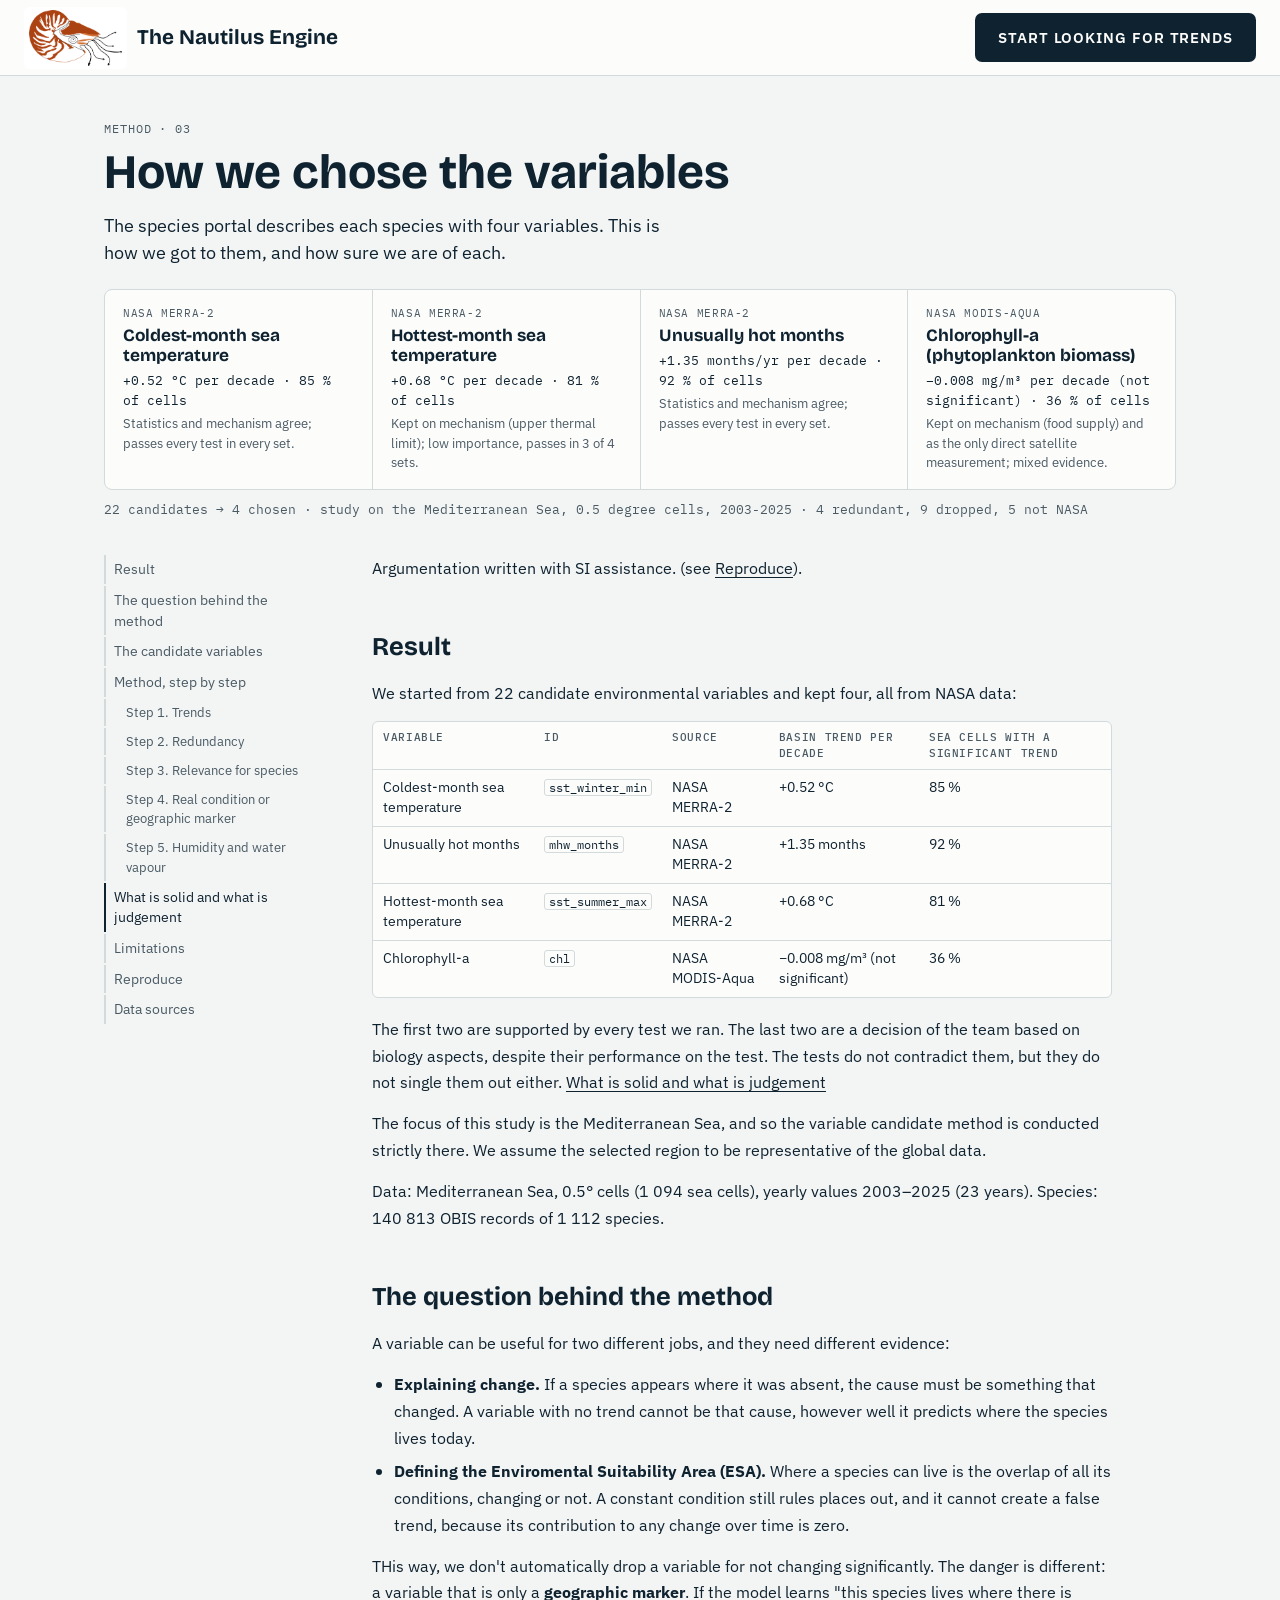
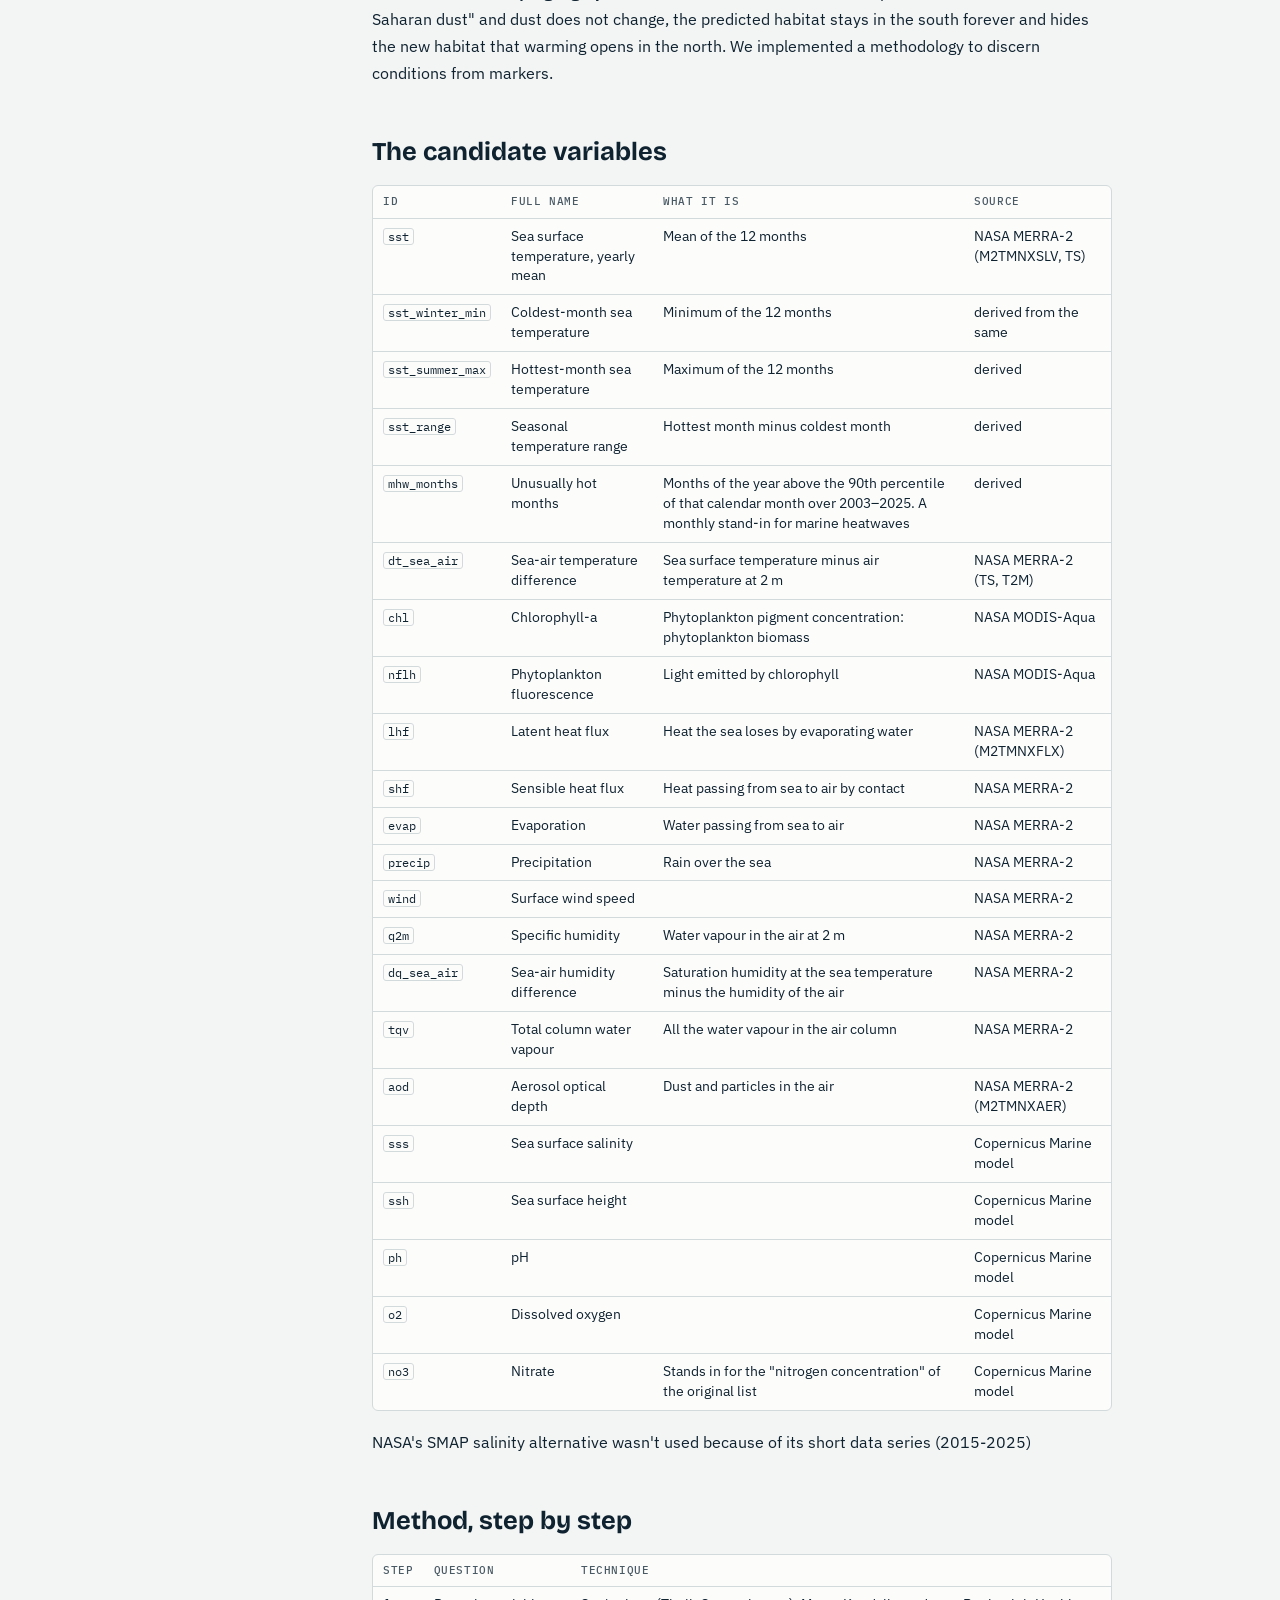
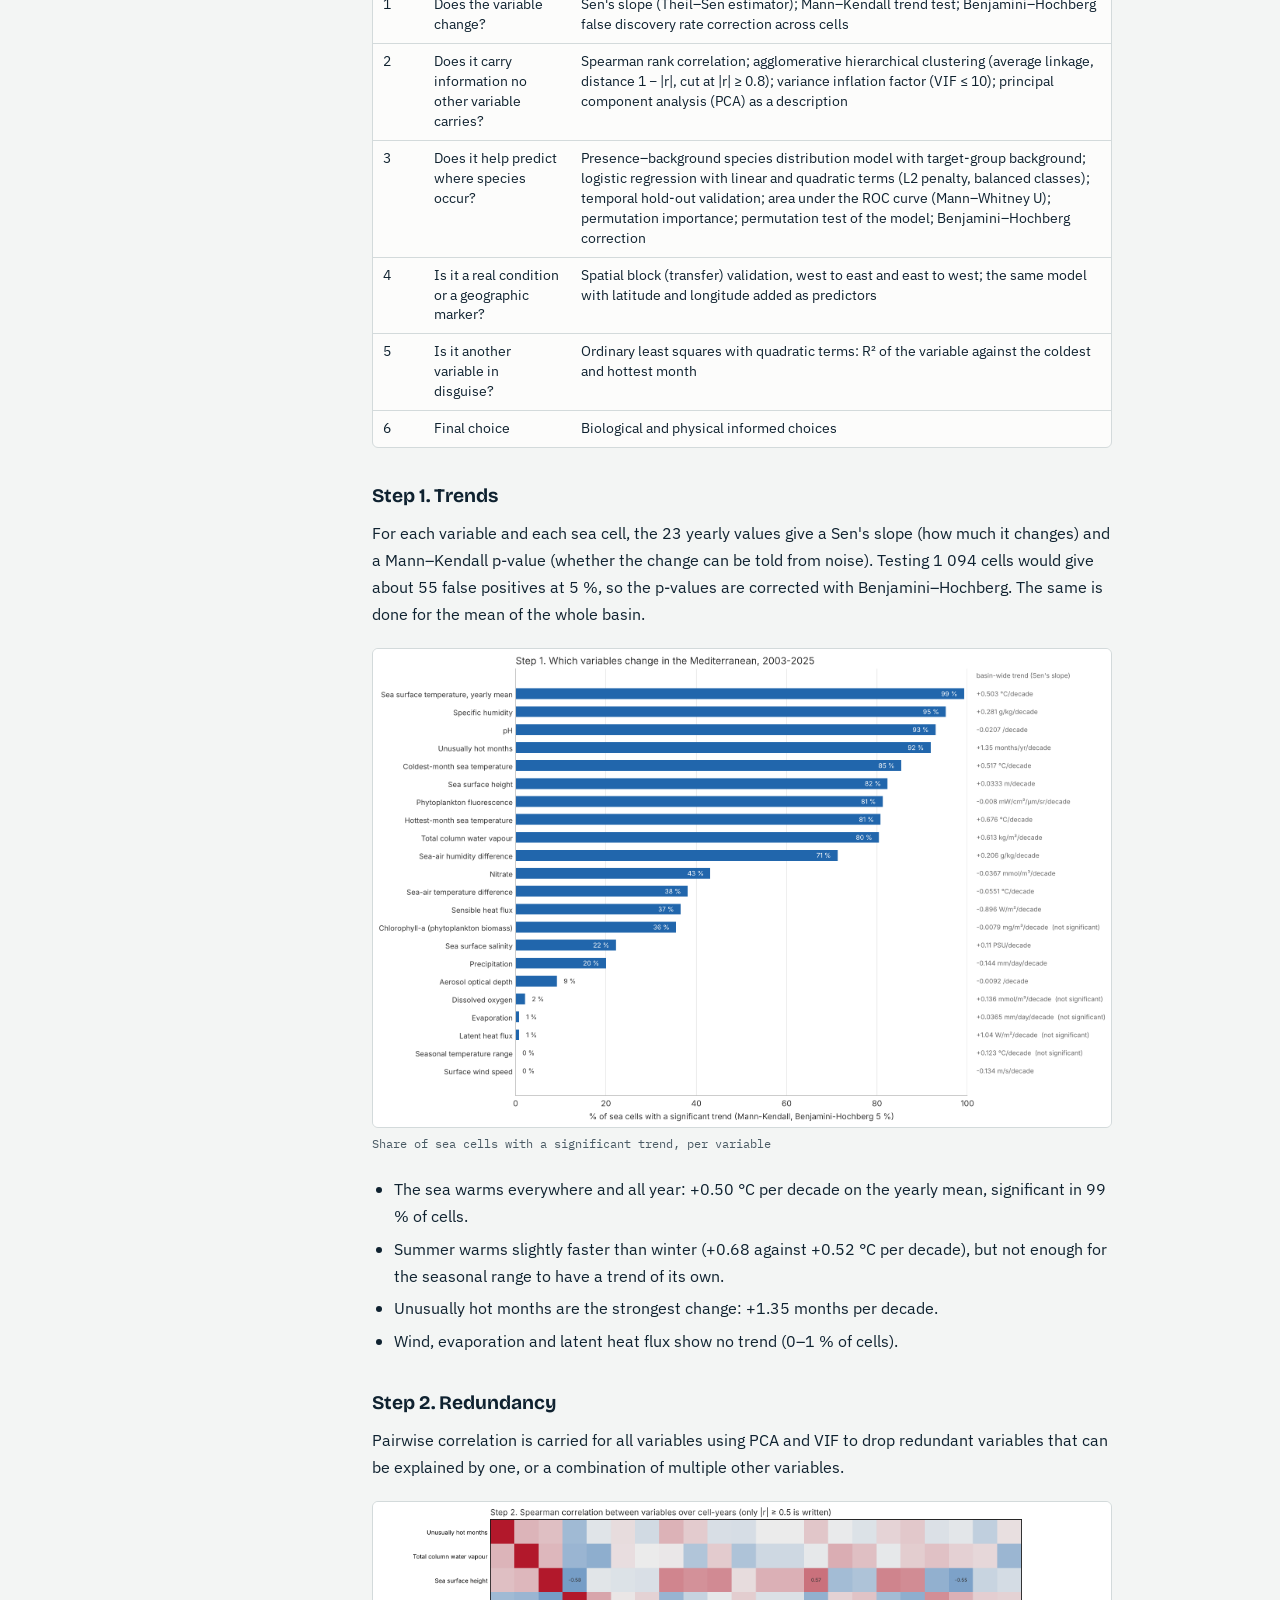
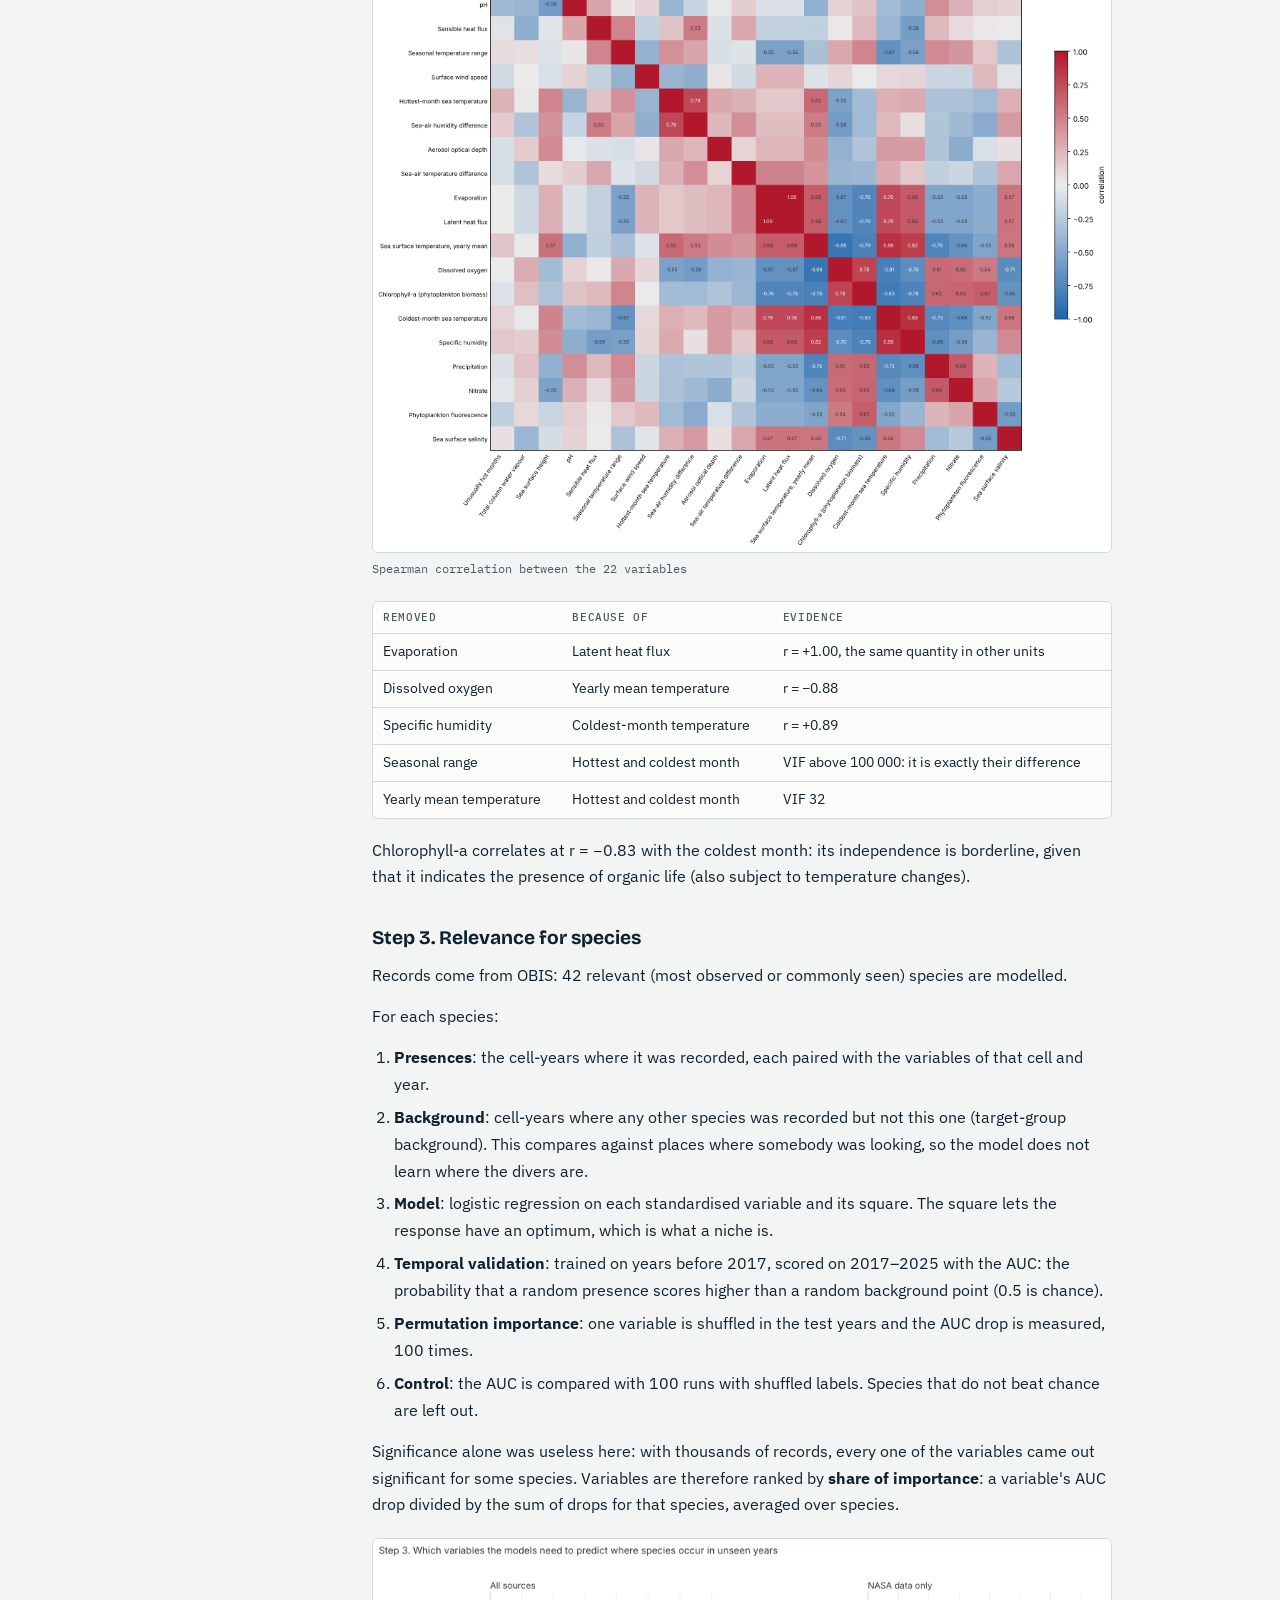
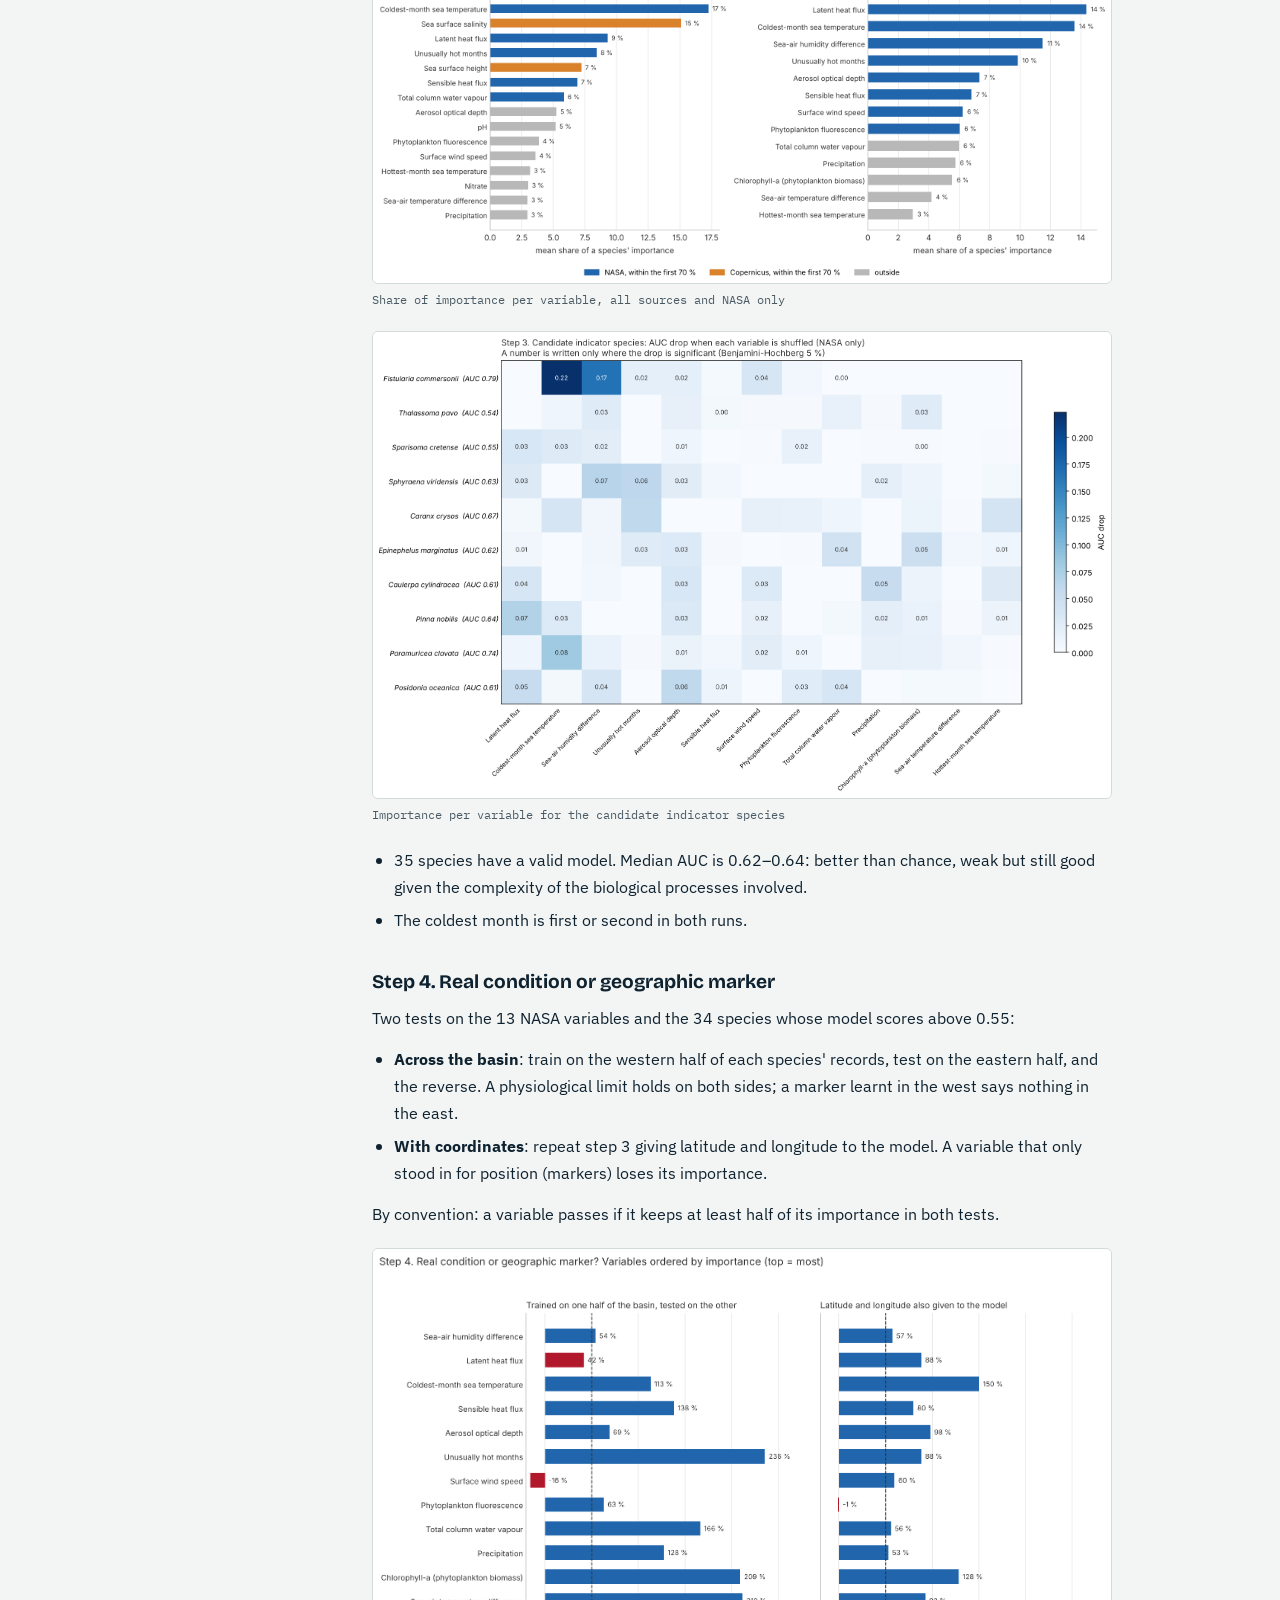
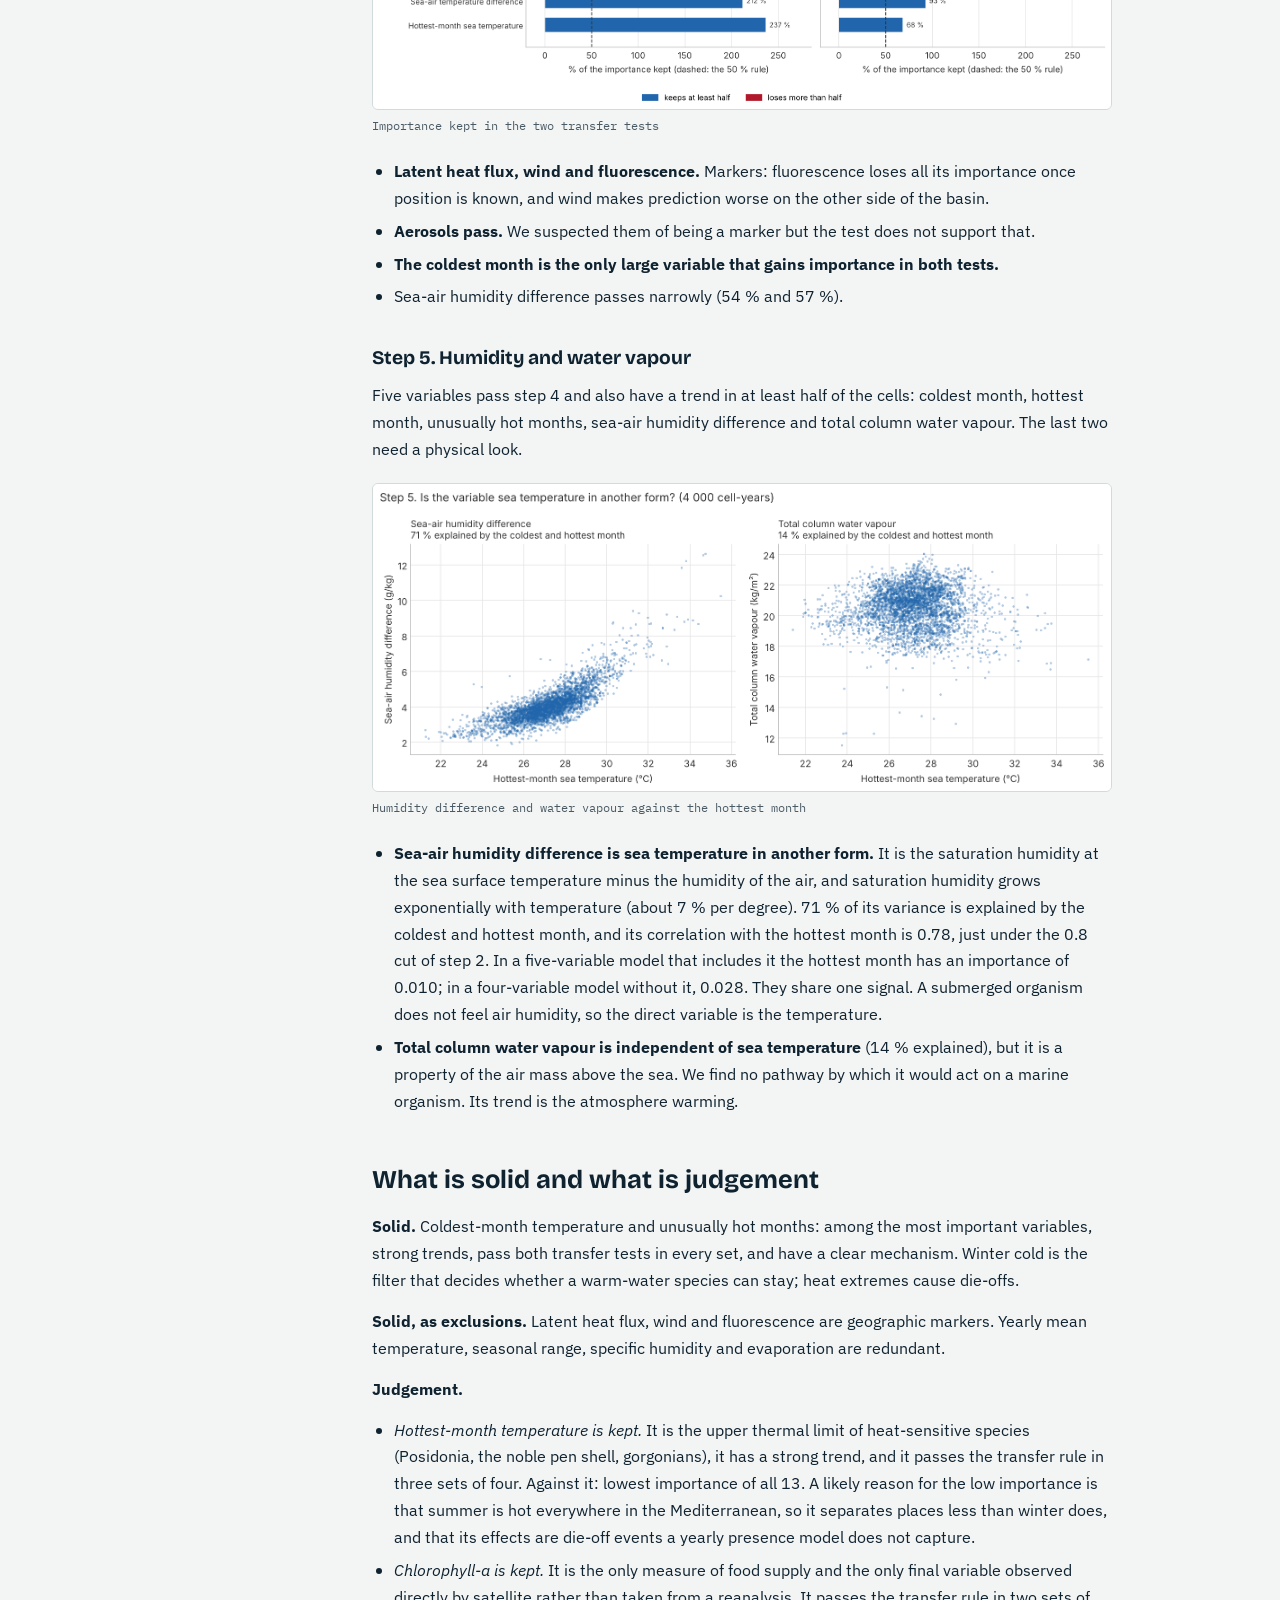
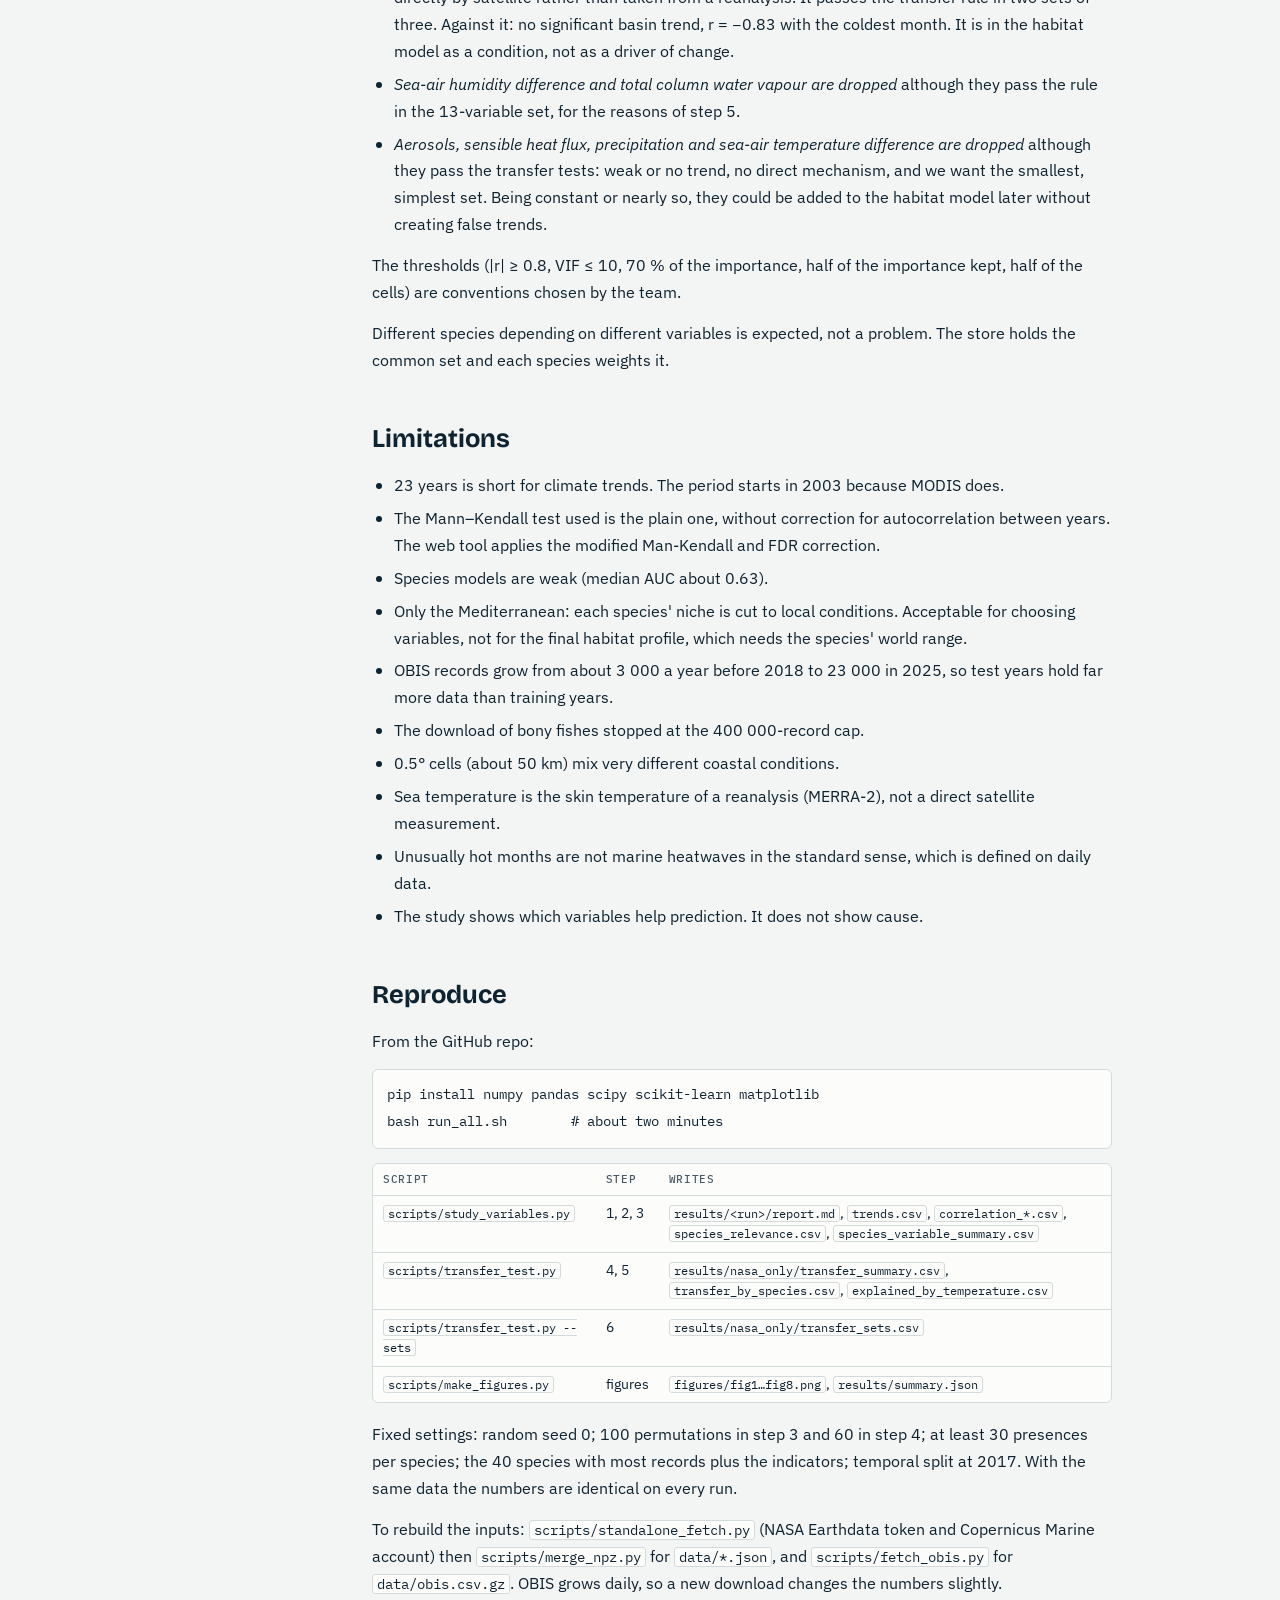
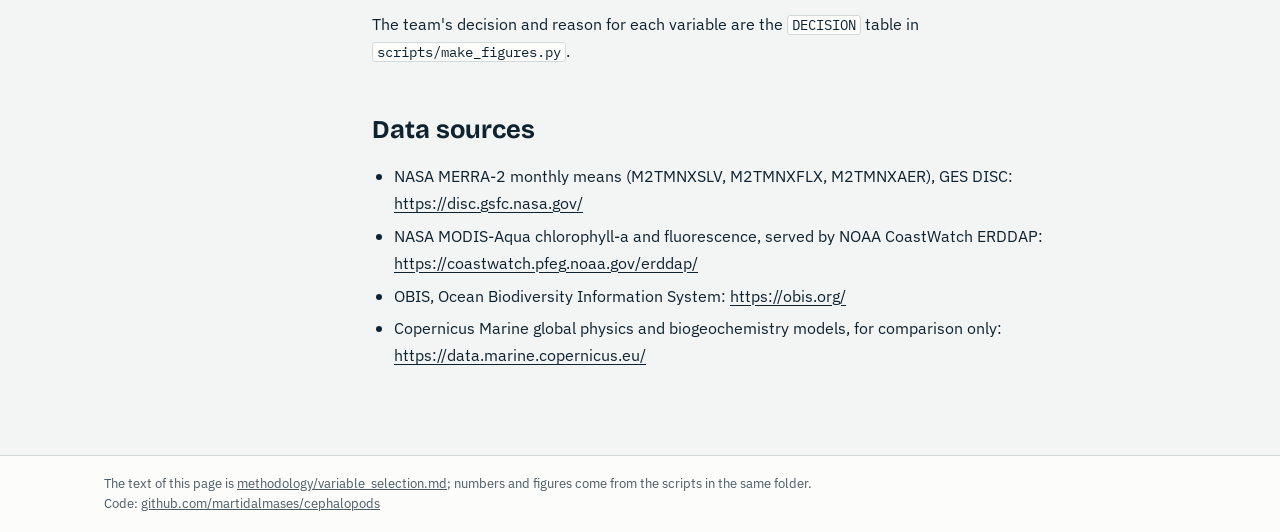
<file: trend-detective/method.html>
<!DOCTYPE html>
<html lang="en">
<head>
<meta charset="utf-8">
<meta name="viewport" content="width=device-width, initial-scale=1">
<title>How we chose the variables · The Nautilus Engine</title>
<meta name="description" content="How The Nautilus Engine chose four NASA variables to map marine species: trends, redundancy, relevance for species and transfer tests, every figure reproducible.">
<link rel="canonical" href="https://trend.cooking/method.html">
<meta property="og:site_name" content="The Nautilus Engine">
<meta property="og:type" content="website">
<meta property="og:url" content="https://trend.cooking/method.html">
<meta property="og:title" content="How we chose the variables · The Nautilus Engine">
<meta property="og:description" content="How The Nautilus Engine chose four NASA variables to map marine species: trends, redundancy, relevance for species and transfer tests, every figure reproducible.">
<meta property="og:image" content="https://trend.cooking/team.jpg">
<meta name="twitter:card" content="summary_large_image">
<link rel="preconnect" href="https://fonts.googleapis.com">
<link href="https://fonts.googleapis.com/css2?family=Bricolage+Grotesque:opsz,wght@12..96,500;12..96,700&family=IBM+Plex+Sans:wght@400;500;600&family=IBM+Plex+Mono:wght@400;500&display=swap" rel="stylesheet">
<link rel="stylesheet" href="style.css?v=5">
<link rel="stylesheet" href="site.css?v=4">
</head>
<body class="doc">
<header class="top">
  <a class="logo" href="index.html"><img class="logo-img" src="logo.png" alt="Team logo: a nautilus"><span class="logo-name">The Nautilus Engine</span></a>
  <nav aria-label="Sections">
    <a class="start" href="explore.html">Start looking for trends</a>
  </nav>
</header>

<main class="wrap">
  <section class="article-head">
    <p class="kicker">Method · 03</p>
    <h1 id="title">How we chose the variables</h1>
    <p class="lead">The species portal describes each species with four variables. This is how we got to them, and how sure we are of each.</p>
    <div class="chosen" id="chosen"></div>
    <p class="funnel" id="funnel">&nbsp;</p>
  </section>
  <div class="layout">
    <nav class="toc" id="toc" aria-label="Contents"></nav>
    <!-- The text is methodology/variable_selection.md, drawn as it is: edit that file to change this page. -->
    <article class="prose" id="article"><p class="fact dim">Loading the article…</p></article>
  </div>
</main>

<footer class="foot"><div class="wrap">
  The text of this page is <a href="methodology/variable_selection.md">methodology/variable_selection.md</a>; numbers and figures come from the scripts in the same folder.
  <br>Code: <a href="https://github.com/martidalmases/cephalopods">github.com/martidalmases/cephalopods</a>
</div></footer>
<script src="method.js?v=1"></script>
</body>
</html>
</file>
<file: trend-detective/style.css>
/* Layout idea (from the team's sketch): three columns. Left = data choices,
   centre = visualisation options over the main view, right = graph panel that opens and closes. */
:root{
  --paper:#f3f5f4; --sheet:#fcfcfb; --ink:#0f2230; --ink-2:#4a5a64; --rule:#d3dadb;
  --probe:#a87400; --land:#d9d6cc;
  --neg:#1c5cab; --mid:#f0efec; --pos:#c23b30; --seq:#5a2d82;
  --panel-w:360px;
  --display:"Bricolage Grotesque","Arial Narrow",Arial,sans-serif;
  --body:"IBM Plex Sans",system-ui,-apple-system,"Segoe UI",sans-serif;
  --mono:"IBM Plex Mono",ui-monospace,Menlo,Consolas,monospace;
}
@media (prefers-color-scheme: dark){
  :root:not([data-theme="light"]){
    color-scheme:dark;
    --paper:#111a20; --sheet:#1a1a19; --ink:#eef1f0; --ink-2:#b4bfc3; --rule:#34424a;
    --probe:#e3ad2b; --land:#3d3f3c; --neg:#5598e7; --mid:#383835; --pos:#e8695f; --seq:#c9a3f0;
  }
}
:root[data-theme="dark"]{
  color-scheme:dark;
  --paper:#111a20; --sheet:#1a1a19; --ink:#eef1f0; --ink-2:#b4bfc3; --rule:#34424a;
  --probe:#e3ad2b; --land:#3d3f3c; --neg:#5598e7; --mid:#383835; --pos:#e8695f; --seq:#c9a3f0;
}
*{box-sizing:border-box}
html,body{height:100%}
body{margin:0;background:var(--paper);color:var(--ink);font-family:var(--body);font-size:15px;line-height:1.5}
h2{font-family:var(--mono);font-weight:500;font-size:.72rem;letter-spacing:.08em;text-transform:uppercase;color:var(--ink-2);margin:0 0 8px}
p{margin:0}
button{font:inherit;color:inherit}
button:focus-visible,canvas:focus-visible{outline:2px solid var(--probe);outline-offset:2px}
[hidden]{display:none !important}

.app{display:flex;height:100%;min-height:600px}
.work{flex:1;min-width:0;min-height:0;display:flex;flex-direction:column}
.row{position:relative;flex:1;min-height:0;display:flex}
.row.panel-closed .panel{display:none}
.row.analysis .main{flex-grow:0;opacity:0;pointer-events:none}
.row.analysis .panel{flex:1 1 var(--panel-w);border-left:0;padding:22px 28px}
.row.analysis #panel-toggle{display:none}

/* panel handle: sits on the border between the main view and the graph panel */
#panel-toggle{position:absolute;top:12px;right:var(--panel-w);transform:translateX(50%);z-index:3;width:28px;height:28px;border-radius:50%;
  border:1px solid var(--ink);background:var(--sheet);cursor:pointer;line-height:1;font-size:1.1rem;display:grid;place-items:center;padding:0 0 2px}
.row.panel-closed #panel-toggle{right:10px;transform:none}

.side{flex:0 0 250px;background:var(--sheet);border-right:1px solid var(--rule);display:flex;flex-direction:column;min-height:0}
.logo{display:flex;align-items:center;gap:10px;padding:14px 16px;border-bottom:1px solid var(--rule);height:58px}
.logo-box{font-family:var(--mono);font-size:.7rem;border:1.5px dashed var(--ink-2);color:var(--ink-2);padding:6px 8px;border-radius:4px}
.logo-name{font-family:var(--display);font-weight:700;font-size:1.1rem}
.side-body{padding:16px;display:flex;flex-direction:column;gap:20px;overflow-y:auto;min-height:0}
.flag{font-family:var(--mono);font-size:.74rem;border:1.5px dashed var(--probe);padding:6px 8px;border-radius:4px}
.fact{font-size:.92rem}.dim{color:var(--ink-2);font-size:.84rem}
#var-hint{margin-bottom:8px}
.varlist{list-style:none;margin:0;padding:0;display:flex;flex-direction:column;gap:2px}
.varlist button{width:100%;text-align:left;background:transparent;border:0;border-left:3px solid transparent;padding:6px 8px;border-radius:0 4px 4px 0;cursor:pointer;display:flex;align-items:baseline;gap:8px;font-size:.9rem}
.varlist button:hover{background:var(--paper)}
.varlist button[aria-pressed="true"]{border-left-color:var(--ink);background:var(--paper);font-weight:600}
.varlist .name{flex:1}
.varlist .unit{font-family:var(--mono);font-size:.7rem;color:var(--ink-2);font-weight:400;white-space:nowrap}
.varlist .box{display:none;flex:none;width:14px;height:14px;border:1.5px solid var(--ink);border-radius:3px;align-self:center;position:relative}
.varlist.multi .box{display:inline-block}
.varlist.multi button[aria-pressed="true"] .box{background:var(--ink)}
.varlist.multi button[aria-pressed="true"] .box::after{content:"";position:absolute;left:3.5px;top:.5px;width:4px;height:8px;border:solid var(--sheet);border-width:0 2px 2px 0;transform:rotate(45deg)}
.definitions{display:flex;flex-direction:column;gap:10px;font-size:.9rem}
.definitions b{font-weight:600}
.definitions .src{display:block;color:var(--ink-2);font-size:.8rem}

.main{flex:1 1 0;display:flex;flex-direction:column;min-width:0;min-height:0;overflow:hidden;transition:flex-grow .45s ease,opacity .25s ease}
.options{flex:none;display:flex;align-items:center;gap:16px;padding:0 16px;height:58px;border-bottom:1px solid var(--rule);background:var(--sheet)}
.options-label{font-family:var(--mono);font-size:.72rem;letter-spacing:.08em;text-transform:uppercase;color:var(--ink-2)}
.seg{display:inline-flex;border:1px solid var(--ink);border-radius:5px;overflow:hidden}
.seg button{background:transparent;border:0;padding:6px 12px;cursor:pointer;font-size:.88rem}
.seg button + button{border-left:1px solid var(--ink)}
.seg button[aria-pressed="true"]{background:var(--ink);color:var(--sheet)}
.seg.small button{padding:2px 8px;font-size:.76rem}
.ghost{background:transparent;border:1px solid var(--ink);border-radius:5px;padding:5px 10px;cursor:pointer;font-size:.84rem}
.ghost.small{padding:2px 8px;font-size:.76rem;white-space:nowrap}
.stage{position:relative;flex:1;min-height:0}
#view{position:absolute;inset:0;width:100%;height:100%;display:block;cursor:pointer;touch-action:none}
#view.flat{cursor:crosshair}
.loading{position:absolute;inset:0;display:grid;place-items:center;font-family:var(--mono);color:var(--ink-2)}
.stackbar{display:flex;align-items:center;justify-content:center;gap:12px;padding:8px 16px;border-top:1px solid var(--rule);background:var(--sheet);min-height:50px}
.stackbar #back{margin-right:8px}
.stackbar #scroll-pos{font-family:var(--mono);font-size:.84rem;min-width:110px;text-align:center}
.round{width:32px;height:32px;border-radius:50%;border:1px solid var(--ink);background:var(--sheet);cursor:pointer;font-size:.75rem;padding:0}
.round:disabled{border-color:var(--rule);color:var(--rule);cursor:default}
.legend{display:flex;flex-wrap:wrap;gap:8px 18px;align-items:center;justify-content:center;padding:8px 28px 8px 16px;border-bottom:1px solid var(--rule);background:var(--sheet);font-size:.8rem;color:var(--ink-2);min-height:42px}
.ramp{display:inline-block;width:110px;height:10px;border-radius:2px;background:linear-gradient(90deg,var(--neg),var(--mid),var(--pos));vertical-align:middle;margin:0 6px}
.sw{display:inline-block;width:14px;height:14px;vertical-align:-2px;margin-right:6px;border:1px solid var(--rule)}
.legend .br{flex-basis:100%;height:0;margin-top:-8px}
.sw.land{background:var(--land)}
.sw.nodata{background:var(--rule)}
.sw.hatch{background:repeating-linear-gradient(135deg,transparent 0 3px,var(--ink) 3px 4px)}
.sw.probe{background:var(--probe);border-color:var(--probe);border-radius:50%}

.panel{flex:0 0 var(--panel-w);background:var(--sheet);border-left:1px solid var(--rule);padding:16px 16px 16px 22px;overflow-y:auto;min-height:0;min-width:0;transition:flex-grow .45s ease}
#viz-panel{display:flex;flex-direction:column;gap:12px}
#viz-panel > *{flex:none}
.panel-head{display:flex;justify-content:space-between;align-items:flex-start;gap:10px;min-height:26px}
.panel-head h2{font-family:var(--display);font-weight:700;font-size:1.15rem;letter-spacing:0;text-transform:none;color:var(--ink);margin:0}
#single{display:flex;flex-direction:column;gap:12px}
#chart{width:100%;height:210px;display:block}
.verdict{font-size:.95rem;border-left:3px solid var(--probe);padding:2px 0 2px 10px}
#multi{display:flex;flex-direction:column;gap:14px}
.mini h3{font-family:var(--body);font-size:.9rem;font-weight:600;margin:0}
.mini canvas{width:100%;height:96px;display:block}
.mini p{font-family:var(--mono);font-size:.78rem;color:var(--ink-2)}
.allvars{border-collapse:collapse;width:100%;font-size:.84rem}
.allvars th,.allvars td{text-align:left;padding:5px 6px;border-bottom:1px solid var(--rule)}
.allvars th{font-family:var(--mono);font-weight:500;font-size:.66rem;letter-spacing:.06em;text-transform:uppercase;color:var(--ink-2)}
.allvars td.num{font-family:var(--mono);font-size:.78rem;font-variant-numeric:tabular-nums}
.allvars tbody tr{cursor:pointer}.allvars tbody tr:hover{background:var(--paper)}
.allvars tr.on td:first-child{font-weight:600}
#tip{position:fixed;pointer-events:none;background:var(--ink);color:var(--sheet);font-family:var(--mono);font-size:.74rem;padding:5px 8px;border-radius:4px;white-space:nowrap;opacity:0;transform:translate(14px,14px);z-index:5}

@media (max-width:900px){
  html,body{height:auto}
  .app,.row{flex-direction:column;height:auto}
  .side,.panel{flex:none}
  .row.analysis .main{display:none}
  .side{border-right:0;border-bottom:1px solid var(--rule)}
  .stage{height:110vw;min-height:420px;flex:none}
  .panel,.row.panel-closed .panel{display:block;border-left:0;border-top:1px solid var(--rule)}
  #panel-toggle{display:none}
}
.side-body > *{flex:none}
.panel-head h2{line-height:1.2}

/* analysis screen */
#analysis{display:grid;grid-template-columns:minmax(0,1fr) minmax(0,1.2fr);gap:28px 36px;align-items:start}
#analysis .a-head{grid-column:1/-1;display:flex;flex-wrap:wrap;align-items:baseline;gap:8px 16px}
#analysis .a-head h2{font-family:var(--display);font-weight:700;font-size:1.5rem;letter-spacing:0;text-transform:none;color:var(--ink);margin:0}
#analysis section{display:flex;flex-direction:column;gap:14px;min-width:0}
#analysis .series-head{display:flex;flex-wrap:wrap;align-items:baseline;gap:4px 12px}
#analysis .series-head h2,#analysis .series-head p{margin:0}
#analysis .series-head .note{font-size:.78rem;color:var(--ink-2)}
#analysis .forecast-band-swatch{display:inline-block;width:12px;height:12px;margin-right:6px;vertical-align:-2px;background:var(--probe);border:1px solid var(--probe);border-radius:2px}
#analysis .mini canvas{height:130px}
#analysis .note{font-size:.84rem;color:var(--ink-2);max-width:60ch}
.tablewrap{overflow-x:auto}
.corr{border-collapse:collapse;font-size:.76rem;font-family:var(--mono);font-variant-numeric:tabular-nums}
.corr th{font-weight:500;color:var(--ink-2);padding:4px 6px;text-align:center}
.corr th.rowh{text-align:left;font-family:var(--body);font-size:.82rem;color:var(--ink);white-space:nowrap;padding-right:10px}
.corr td{width:36px;min-width:36px;height:26px;text-align:center;color:var(--ink);border:2px solid var(--sheet)}
.corr td.self{color:var(--ink-2)}
.a-row{display:flex;flex-wrap:wrap;align-items:center;gap:10px}
@media (max-width:1100px){#analysis{grid-template-columns:minmax(0,1fr)}}
#analysis .allvars td:not(:first-child){white-space:nowrap}
.corr{font-size:.7rem}
.corr th.rowh{font-size:.78rem}
.logo-img{height:40px;width:auto;flex:none;background:#fff;border-radius:6px;padding:3px 5px}

/* v4: home link on the logo, change index and two-variable maps, month-by-month detail */
a.logo{color:inherit;text-decoration:none}
a.logo:hover .logo-name{text-decoration:underline;text-underline-offset:3px}
a.ghost{text-decoration:none;color:inherit;display:inline-block}
.nav-method{margin-left:auto}
.ramp.seq{background:linear-gradient(90deg,var(--mid),var(--seq))}
.bi-wrap{display:inline-grid;grid-template-columns:auto auto;grid-template-rows:auto auto;gap:2px 6px;align-items:center;font-family:var(--mono);font-size:.68rem}
.bi{display:inline-grid;grid-template-columns:repeat(3,16px);grid-template-rows:repeat(3,12px);gap:1px}
.bi i{display:block;border:1px solid var(--rule)}
.bi-y{writing-mode:vertical-rl;transform:rotate(180deg);text-align:center;max-height:60px;overflow:hidden;text-overflow:ellipsis;white-space:nowrap}
.bi-x{grid-column:2;max-width:170px;overflow:hidden;text-overflow:ellipsis;white-space:nowrap}
#monthly{display:flex;flex-direction:column;gap:8px}
#months{width:100%;height:120px;display:block}
#analysis .note a,.note a,.fact a{color:inherit}
@media (max-width:1250px){.nav-method{display:none}}
.seg{flex:none}.seg button{white-space:nowrap}
.options{overflow-x:auto}
.bi{vertical-align:middle}
.side-links a{color:inherit}
</file>
<file: trend-detective/site.css>
/* Start page (index.html) and method article (method.html). Same tokens, fonts and controls as the
   explorer (style.css); these pages scroll like a normal document. */
html,body{height:auto}
body.doc{min-height:100vh;display:flex;flex-direction:column}
.top{display:flex;align-items:center;gap:20px;padding:0 24px;height:58px;background:var(--sheet);border-bottom:1px solid var(--rule);position:sticky;top:0;z-index:4}
.top .logo{padding:0;border:0;height:auto}
.top{height:76px}
.top .logo-img{height:62px}
.top .logo-name{font-size:1.3rem}
.top nav{margin-left:auto;display:flex;gap:6px;flex-wrap:wrap}
.top nav a{font-size:.88rem;color:inherit;text-decoration:none;padding:6px 12px;border:1px solid transparent;border-radius:5px}
.top nav a:hover{border-color:var(--ink)}
.top nav a[aria-current="page"]{background:var(--ink);color:var(--sheet)}
.wrap{width:100%;max-width:1120px;margin:0 auto;padding:0 24px}
.kicker{font-family:var(--mono);font-size:.72rem;letter-spacing:.08em;text-transform:uppercase;color:var(--ink-2)}
a:focus-visible{outline:2px solid var(--probe);outline-offset:2px}

/* hero */
.hero{padding:56px 0 40px;display:grid;grid-template-columns:minmax(0,1.05fr) minmax(0,1fr);gap:48px;align-items:center}
.hero h1{font-family:var(--display);font-weight:700;font-size:clamp(2.2rem,4.6vw,3.6rem);line-height:1.02;letter-spacing:-.01em;margin:14px 0 18px;text-wrap:balance}
.hero .project{font-family:var(--display);font-weight:500;font-size:1.05rem;border-left:3px solid var(--probe);padding-left:10px;margin-top:14px}
.lead{font-size:1.12rem;line-height:1.55;color:var(--ink);max-width:52ch}
.cta{display:flex;gap:10px;flex-wrap:wrap;margin-top:26px}
.btn{font-family:var(--body);font-size:.95rem;font-weight:500;padding:10px 18px;border:1px solid var(--ink);border-radius:5px;text-decoration:none;color:var(--ink);background:transparent;transition:transform .15s ease,background-color .15s ease}
.btn.solid{background:var(--ink);color:var(--sheet)}
.btn:hover{transform:translateY(-2px)}
.stripes{margin:0;background:var(--sheet);border:1px solid var(--rule);border-radius:8px;padding:16px 16px 12px}
.stripes h2{margin-bottom:10px}
#stripes{width:100%;height:230px;display:block;border-radius:3px;cursor:crosshair}
.stripes figcaption{display:flex;justify-content:space-between;gap:12px;font-family:var(--mono);font-size:.72rem;color:var(--ink-2);margin-top:8px}
.stripes .read{min-height:1.5em;font-family:var(--mono);font-size:.8rem;margin-top:8px}

/* fact tiles */
.facts{display:grid;grid-template-columns:repeat(3,minmax(0,1fr));gap:1px;background:var(--rule);border:1px solid var(--rule);border-radius:8px;overflow:hidden;margin:8px 0 56px}
.fact-tile{background:var(--sheet);padding:20px 22px;display:flex;flex-direction:column;gap:6px}
.fact-tile b{font-family:var(--display);font-weight:700;font-size:2.1rem;line-height:1;font-variant-numeric:tabular-nums}
.fact-tile span{font-size:.9rem;color:var(--ink-2)}

/* portals */
.section-head{display:flex;align-items:baseline;gap:16px;margin-bottom:18px}
.section-head h2{font-family:var(--display);font-weight:700;font-size:1.7rem;letter-spacing:0;text-transform:none;color:var(--ink);margin:0}
.portals{display:grid;grid-template-columns:repeat(3,minmax(0,1fr));gap:18px;margin-bottom:64px}
.portal{position:relative;display:flex;flex-direction:column;gap:10px;padding:22px 22px 20px;background:var(--sheet);border:1px solid var(--rule);border-radius:8px;color:inherit;text-decoration:none;
  transition:transform .2s ease,border-color .2s ease,box-shadow .2s ease;min-height:300px}
.portal:hover,.portal:focus-visible{transform:translateY(-4px);border-color:var(--ink);box-shadow:0 10px 0 -6px var(--ink)}
.portal .n{font-family:var(--mono);font-size:.72rem;letter-spacing:.08em;color:var(--ink-2)}
.portal h3{font-family:var(--display);font-weight:700;font-size:1.45rem;margin:0;line-height:1.1}
.portal p{font-size:.95rem;color:var(--ink-2)}
.portal .go{margin-top:auto;font-weight:600;font-size:.92rem;display:flex;align-items:center;gap:6px}
.portal .go::after{content:"→";transition:transform .2s ease}
.portal:hover .go::after{transform:translateX(5px)}
.portal svg{width:100%;height:96px;display:block;margin:4px 0 6px}
.portal.species{background:#e9f2f0;border-color:#c5d6d3}        /* the tint of the species portal */
.portal ul{margin:0;padding:0;list-style:none;display:flex;flex-wrap:wrap;gap:6px}
.portal li{font-family:var(--mono);font-size:.68rem;border:1px solid var(--rule);border-radius:99px;padding:2px 8px;color:var(--ink-2);background:var(--paper)}
.portal.species li{background:#f6fbfa;border-color:#c5d6d3}
@media (prefers-color-scheme: dark){ :root:not([data-theme="light"]) .portal.species{background:#0d1d1e;border-color:#2b4244} :root:not([data-theme="light"]) .portal.species li{background:#132223;border-color:#2b4244} }

/* layers of the first card slide apart on hover */
.portal .layer{transition:transform .35s ease}
.portal:hover .l1{transform:translateY(-7px)} .portal:hover .l3{transform:translateY(7px)}
.portal .pulse{transform-origin:center;transform-box:fill-box}
.portal:hover .pulse{animation:pulse 1.2s ease-in-out infinite}
@keyframes pulse{50%{transform:scale(1.6);opacity:.5}}
.portal .drop{transition:transform .35s ease,opacity .35s ease}
.portal:hover .drop{transform:translateY(8px);opacity:.25}

/* team */
.team{display:grid;grid-template-columns:minmax(0,1fr) minmax(0,1.1fr);gap:40px;align-items:center;margin-bottom:72px}
.team-photo{position:relative;aspect-ratio:4/3;border:1px solid var(--rule);border-radius:8px;overflow:hidden;background:var(--sheet);display:grid;place-items:center}
.team-photo img.photo{position:absolute;inset:0;width:100%;height:100%;object-fit:cover}
.team-photo img.mark{width:38%;opacity:.9;background:#fff;border-radius:10px;padding:10px}
.team h2{font-family:var(--display);font-weight:700;font-size:1.7rem;letter-spacing:0;text-transform:none;color:var(--ink);margin:6px 0 12px}
.team p{max-width:56ch}
.members{list-style:none;margin:18px 0 0;padding:0;display:grid;grid-template-columns:repeat(2,minmax(0,1fr));gap:8px 24px}
.members li{border-top:1px solid var(--rule);padding-top:8px;font-size:.95rem}
.members span{display:block;color:var(--ink-2);font-size:.82rem}

.foot{margin-top:auto;border-top:1px solid var(--rule);background:var(--sheet);padding:18px 0;font-size:.82rem;color:var(--ink-2)}
.foot a{color:inherit}

/* entrance: one short staggered rise */
.rise{opacity:0;transform:translateY(14px);animation:rise .6s ease forwards}
.rise.d1{animation-delay:.08s}.rise.d2{animation-delay:.16s}.rise.d3{animation-delay:.24s}.rise.d4{animation-delay:.32s}
@keyframes rise{to{opacity:1;transform:none}}
@media (prefers-reduced-motion: reduce){.rise{animation:none;opacity:1;transform:none}.portal,.btn,.portal *{transition:none!important;animation:none!important}}

/* method article */
.article-head{padding:44px 0 8px}
.article-head h1{font-family:var(--display);font-weight:700;font-size:clamp(2rem,4vw,3rem);line-height:1.05;margin:10px 0 14px}
.chosen{display:grid;grid-template-columns:repeat(4,minmax(0,1fr));gap:1px;background:var(--rule);border:1px solid var(--rule);border-radius:8px;overflow:hidden;margin:22px 0 8px}
.chosen div{background:var(--sheet);padding:16px 18px;display:flex;flex-direction:column;gap:4px}
.chosen .src{font-family:var(--mono);font-size:.66rem;letter-spacing:.06em;text-transform:uppercase;color:var(--ink-2)}
.chosen b{font-family:var(--display);font-size:1.08rem;line-height:1.15}
.chosen .num{font-family:var(--mono);font-size:.84rem}
.chosen .why{font-size:.82rem;color:var(--ink-2)}
.funnel{font-family:var(--mono);font-size:.8rem;color:var(--ink-2);margin-top:10px}
.layout{display:grid;grid-template-columns:220px minmax(0,1fr);gap:48px;padding:28px 0 72px;align-items:start}
.toc{position:sticky;top:78px;display:flex;flex-direction:column;gap:2px;font-size:.86rem;max-height:calc(100vh - 100px);overflow:auto}
.toc a{color:var(--ink-2);text-decoration:none;padding:4px 8px;border-left:2px solid var(--rule)}
.toc a.sub{padding-left:20px;font-size:.8rem}
.toc a:hover,.toc a.on{color:var(--ink);border-left-color:var(--ink)}
.prose{max-width:74ch;font-size:1.02rem;line-height:1.65}
.prose h1{display:none}
.prose h2{font-family:var(--display);font-weight:700;font-size:1.6rem;letter-spacing:0;text-transform:none;color:var(--ink);margin:44px 0 12px;scroll-margin-top:76px}
.prose h3{font-family:var(--display);font-weight:700;font-size:1.2rem;margin:32px 0 8px;scroll-margin-top:76px}
.prose p{margin:0 0 14px}
.prose ul,.prose ol{margin:0 0 14px;padding-left:22px}
.prose li{margin-bottom:6px}
.prose a{color:inherit;text-underline-offset:3px}
.prose code{font-family:var(--mono);font-size:.86em;background:var(--sheet);border:1px solid var(--rule);border-radius:3px;padding:0 4px}
.prose pre{background:var(--sheet);border:1px solid var(--rule);border-radius:6px;padding:12px 14px;overflow:auto;margin:0 0 14px}
.prose pre code{border:0;padding:0;background:none}
.prose figure{margin:20px 0 22px}
.prose figure img{width:100%;height:auto;display:block;border:1px solid var(--rule);border-radius:6px;background:#fff}
.prose figcaption{font-family:var(--mono);font-size:.74rem;color:var(--ink-2);margin-top:6px}
.prose .tablewrap{margin:0 0 18px;border:1px solid var(--rule);border-radius:6px;background:var(--sheet)}
.prose table{border-collapse:collapse;width:100%;font-size:.86rem;line-height:1.45}
.prose th,.prose td{text-align:left;vertical-align:top;padding:8px 10px;border-bottom:1px solid var(--rule)}
.prose tr:last-child td{border-bottom:0}
.prose th{font-family:var(--mono);font-weight:500;font-size:.66rem;letter-spacing:.06em;text-transform:uppercase;color:var(--ink-2)}

@media (max-width:900px){
  .hero,.team,.layout{grid-template-columns:minmax(0,1fr);gap:28px}
  .hero{padding-top:32px}
  .facts,.portals{grid-template-columns:minmax(0,1fr)}
  .chosen{grid-template-columns:repeat(2,minmax(0,1fr))}
  .toc{position:static;max-height:none;flex-direction:row;flex-wrap:wrap}
  .toc a.sub{display:none}
  .top nav a{padding:6px 8px}
  .portal{min-height:0}
}
@media (max-width:520px){.top{padding:0 12px;gap:8px}.top .logo-name{display:none}.top nav a{padding:6px 7px;font-size:.84rem}.section-head{flex-direction:column;gap:4px}}
/* Start page: one big button into the explorer. */
.top nav{align-items:center}
.top nav a.start{background:var(--ink);color:var(--sheet);text-transform:uppercase;letter-spacing:.06em;font-weight:600;font-size:.95rem;padding:12px 22px;border-radius:7px}
.top nav a.start:hover{background:#0e6f6a;border-color:#0e6f6a}
@media (max-width:520px){.top nav a.start{padding:8px 12px;font-size:.78rem}}
.team .thanks{margin-top:14px;font-size:.9rem;color:var(--ink-2)}
</file>
